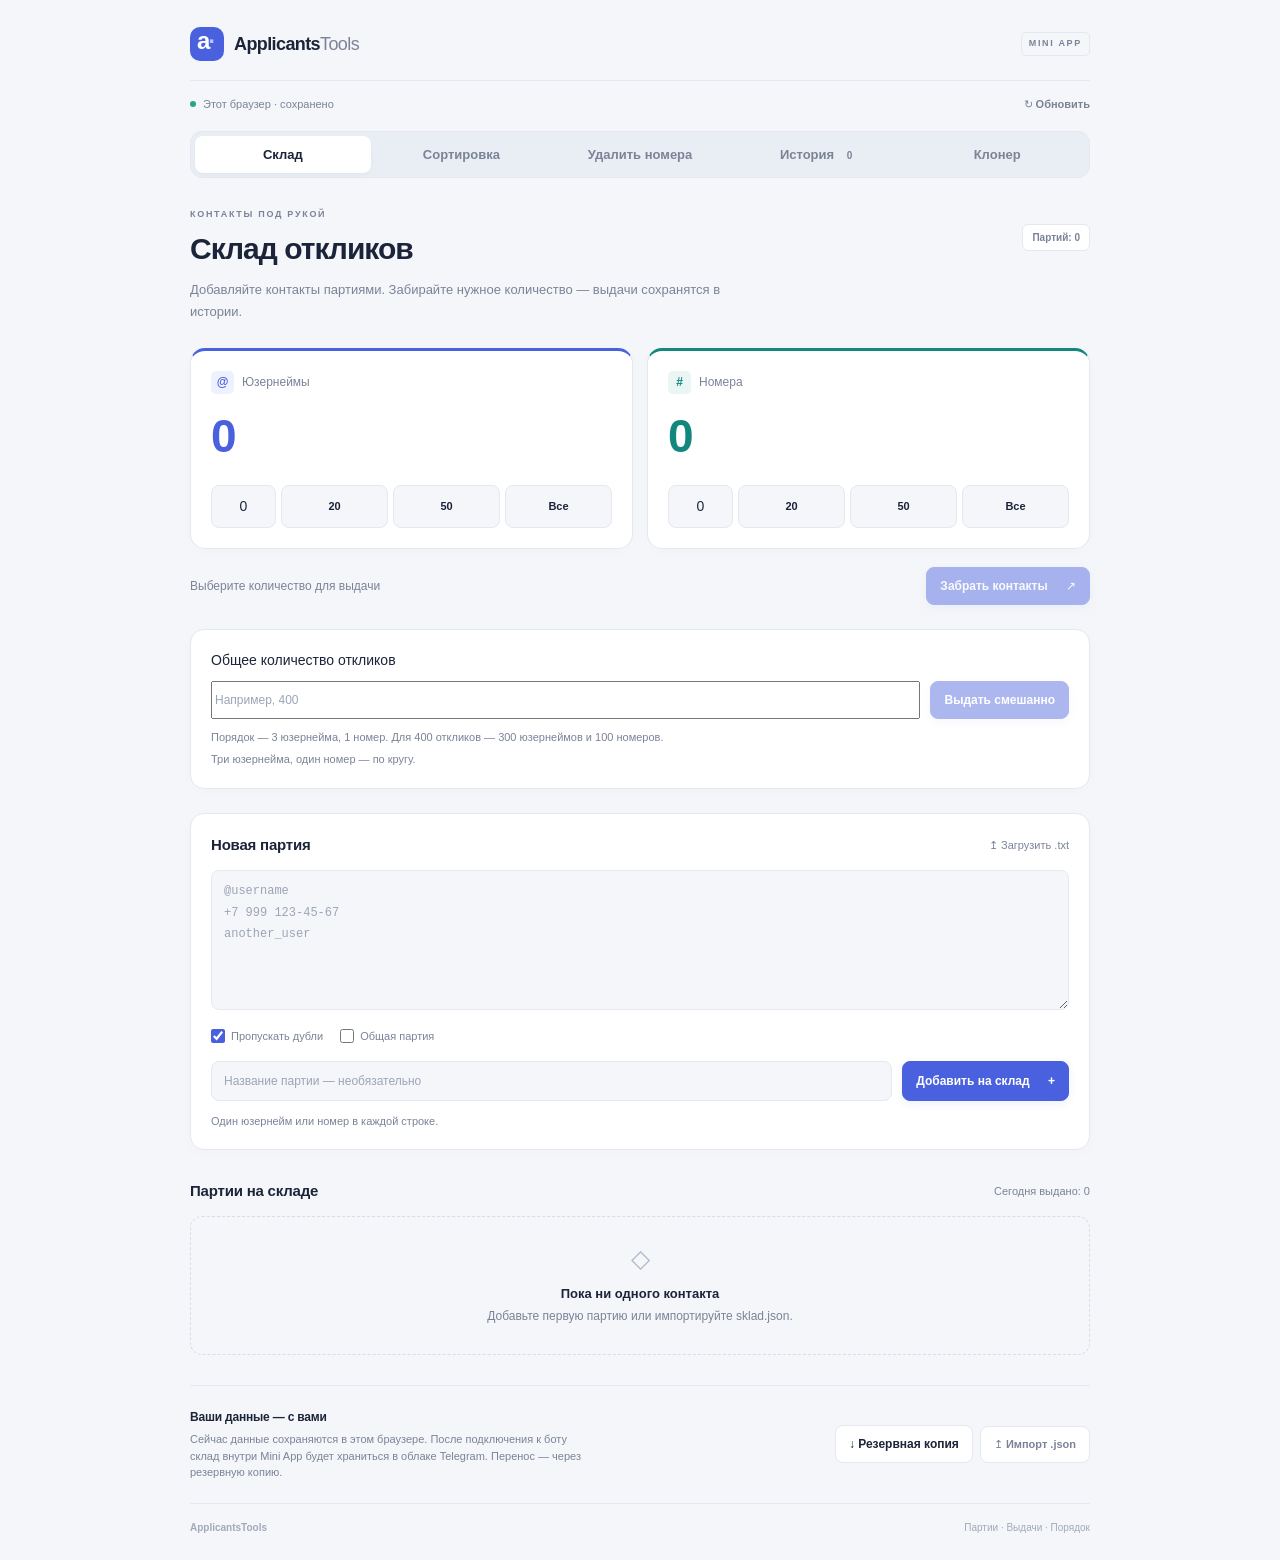
<file: index.html>
<!doctype html>
<html lang="ru">
<head>
<meta charset="utf-8"><meta name="viewport" content="width=device-width, initial-scale=1, viewport-fit=cover">
<meta name="referrer" content="no-referrer">
<meta name="theme-color" content="#f4f6fa">
<meta http-equiv="Content-Security-Policy" content="default-src 'self'; script-src 'self' https://telegram.org https://api.vk.com/method/users.search; style-src 'self' 'unsafe-inline'; img-src 'self' data: blob: https://*.userapi.com https://*.vkuserphoto.ru; connect-src 'self' https://applicants-miniapp-production.up.railway.app https://id.vk.ru https://login.vk.ru https://api.vk.ru; object-src 'none'; base-uri 'none'; form-action 'none'">
<title>ApplicantsTools — склад откликов</title>
<meta name="description" content="Склад юзернеймов и телефонов: партии, выдачи, история и сортировка. Mini App для Telegram.">
<link rel="icon" href="icon.svg" type="image/svg+xml">
<link rel="stylesheet" href="style.css?v=27">
<script defer src="https://telegram.org/js/telegram-web-app.js"></script>
<script type="module" src="app.mjs?v=28"></script>
</head>
<body>
<div class="shell">
<header class="top"><a class="brand" href="./" aria-label="ApplicantsTools — главная"><span class="brand-icon">a<span>·</span></span><span>Applicants<span class="brand-light">Tools</span></span></a><span class="edition">MINI APP</span></header>
<div class="status-row"><span id="storage-status" class="status"><i></i> Подключение…</span><button id="refresh" class="text-button" aria-label="Обновить склад">↻ Обновить</button></div>
<nav class="nav" aria-label="Разделы"><button data-view="stock" aria-current="page">Склад</button><button data-view="sort">Сортировка</button><button data-view="remove-numbers">Удалить номера</button><button data-view="history">История <span id="history-count">0</span></button><button data-view="cloner">Клонер</button></nav>
<div id="notice" class="notice" role="status" hidden></div>
<main>
<section id="view-stock" class="view">
<div class="section-head"><div><p class="eyebrow">КОНТАКТЫ ПОД РУКОЙ</p><h1>Склад откликов</h1></div><span class="tag" id="batch-count">0 партий</span></div>
<p class="intro">Добавляйте контакты партиями. Забирайте нужное количество — выдачи сохранятся в истории.</p>
<div class="counters"><article class="counter blue"><div class="counter-label"><span class="counter-icon">@</span> Юзернеймы</div><strong id="count-u">0</strong><div class="amount"><label class="sr-only" for="take-u">Выдать юзернеймов</label><input id="take-u" type="text" inputmode="numeric" value="0"><button data-kind="u" data-count="20">20</button><button data-kind="u" data-count="50">50</button><button data-kind="u" data-count="all">Все</button></div></article><article class="counter teal"><div class="counter-label"><span class="counter-icon">#</span> Номера</div><strong id="count-p">0</strong><div class="amount"><label class="sr-only" for="take-p">Выдать номеров</label><input id="take-p" type="text" inputmode="numeric" value="0"><button data-kind="p" data-count="20">20</button><button data-kind="p" data-count="50">50</button><button data-kind="p" data-count="all">Все</button></div></article></div>
<div class="issue-bar"><span id="take-summary">Выберите количество для выдачи</span><button class="primary" id="take">Забрать контакты <span>↗</span></button></div>
<form id="take-mixed-form" class="card" style="margin-bottom:24px">
 <label for="take-mixed-count">Общее количество откликов</label>
 <div class="form-bottom" style="margin-top:10px">
  <input id="take-mixed-count" type="number" min="1" step="1" inputmode="numeric" placeholder="Например, 400" required>
  <button class="primary" id="take-mixed" type="submit">Выдать смешанно</button>
 </div>
 <p class="hint" style="margin-top:10px">Порядок — 3 юзернейма, 1 номер. Для 400 откликов — 300 юзернеймов и 100 номеров.</p>
 <p id="take-mixed-summary" class="hint" role="status" style="margin-top:6px"></p>
</form>
<section class="card intake"><div class="card-title"><h2>Новая партия</h2><label class="file-button">↥ Загрузить .txt<input id="intake-file" type="file" accept=".txt,.csv,text/plain,text/csv"></label></div><form id="intake"><label class="sr-only" for="intake-text">Список контактов</label><textarea id="intake-text" placeholder="@username&#10;+7 999 123-45-67&#10;another_user" spellcheck="false"></textarea><div class="form-options"><label><input type="checkbox" id="dedupe" checked> Пропускать дубли</label><label><input type="checkbox" id="mixed"> Общая партия</label></div><div class="form-bottom"><input id="batch-name" maxlength="60" aria-label="Название партии" placeholder="Название партии — необязательно"><button class="primary" type="submit">Добавить на склад <span>+</span></button></div><p class="hint" id="intake-hint">Один юзернейм или номер в каждой строке.</p><p id="intake-feedback" class="notice" role="status" hidden></p></form></section>
<div class="section-head compact"><h2>Партии на складе</h2><span id="today" class="hint"></span></div><div id="batches" class="records"></div>
</section>
<section id="view-sort" class="view" hidden><p class="eyebrow">ПОРЯДОК В СПИСКАХ</p><h1>Номера в конец</h1><p class="intro">Вставьте отклики: телефоны соберутся отдельным списком, остальной текст останется на месте.</p><section class="card sort-options"><label><input id="sort-dedup" type="checkbox" checked> Убирать повторы номеров</label><label><input id="sort-norm" type="checkbox" checked> Приводить к 7XXXXXXXXXX</label><label><input id="sort-drop" type="checkbox" checked> Удалять строки, где был только номер</label><label>Разделитель <select id="sort-sep"><option value="blank">Пустая строка</option><option value="title">Номера:</option><option value="none">Без разделителя</option></select></label></section><div class="sort-grid"><section class="sort-col"><div class="card-title"><h2>Исходный текст</h2><label class="file-button">↥ Загрузить<input id="sort-file" type="file" accept=".txt,.csv,text/plain,text/csv"></label></div><textarea id="sort-input" aria-label="Исходный текст для сортировки" placeholder="Имя, телефон, комментарий…" spellcheck="false"></textarea><button id="sort-clear" class="text-button">Очистить</button></section><section class="sort-col"><div class="card-title"><h2>Результат</h2><button id="sort-copy" class="text-button">Копировать ↗</button></div><textarea id="sort-output" aria-label="Результат сортировки" readonly></textarea><div class="actions"><button id="sort-to-stock">Номера на склад →</button><button id="sort-download">Скачать .txt</button></div></section></div><p id="sort-stats" class="hint"></p><p class="footnote">Сортировка выполняется на вашем устройстве. Кнопка «Номера на склад» переносит в форму только найденные телефоны.</p></section>
<section id="view-history" class="view" hidden><p class="eyebrow">НИЧЕГО НЕ ТЕРЯЕТСЯ</p><h1>История выдач</h1><p class="intro">Выданные списки можно открыть, скопировать снова или вернуть на склад.</p><div id="issues" class="records"></div></section>
<section id="view-avatars" class="view" hidden>
 <h1>Аватарки ВК</h1>
 <p class="intro">Открытые профили девушек от 18 лет. Выбирайте подходящие фотографии в результатах.</p>
 <section class="card vk-avatar-connect">
  <button id="vk-avatars-login" class="primary" type="button">Войти через VK</button>
  <p id="vk-avatars-auth-status" class="hint" role="status">Введите ключ один раз или войдите через VK. Ключ сохранится на этом устройстве.</p>
 </section>
 <form id="vk-avatars-form" class="card">
  <label for="vk-avatars-token">Пользовательский ключ VK API</label>
  <input id="vk-avatars-token" type="password" autocomplete="off" spellcheck="false" placeholder="Введите ключ один раз">
  <div class="actions">
   <button id="vk-avatars-save-token" type="button">Сохранить ключ</button>
   <button id="vk-avatars-change-token" type="button" hidden>Изменить ключ</button>
  </div>
  <div class="vk-avatar-filters">
   <div><label for="vk-avatars-query">Имя — необязательно</label><input id="vk-avatars-query" type="text" maxlength="100" placeholder="Например, Анна"></div>
   <div><label for="vk-avatars-age-from">Возраст от</label><input id="vk-avatars-age-from" type="number" min="18" max="100" value="18" required></div>
   <div><label for="vk-avatars-age-to">Возраст до</label><input id="vk-avatars-age-to" type="number" min="18" max="100" value="35" required></div>
  </div>
  <button id="vk-avatars-search" class="primary" type="submit">Найти аватарки</button>
 </form>
 <div class="vk-avatar-toolbar">
  <span id="vk-avatars-selected-count">Выбрано: 0</span>
  <div class="actions">
   <label for="vk-avatars-auto-count">Количество</label><input id="vk-avatars-auto-count" type="number" min="1" step="1" value="20">
   <button id="vk-avatars-auto-pick" type="button">Подобрать аватарки автоматически</button>
   <button id="vk-avatars-clear-selection" type="button" disabled>Снять выделение</button>
   <button id="vk-avatars-download" class="primary" type="button" disabled>Скачать выбранные ZIP</button>
  </div>
 </div>
 <section class="card vk-avatar-profile-filters">
  <div class="card-title"><h2>Фильтры профилей</h2><button id="vk-avatars-filters-reset" class="text-button" type="button">Сбросить</button></div>
  <div class="vk-avatar-profile-filter-grid">
   <label for="vk-avatars-verification">Галочка VK<select id="vk-avatars-verification"><option value="all">Все профили</option><option value="verified">Только верифицированные</option><option value="unverified">Без верификации</option></select></label>
   <label for="vk-avatars-max-followers">Максимум подписчиков<input id="vk-avatars-max-followers" type="number" min="0" step="1" value="" placeholder="Без лимита"><small class="hint">Пусто — без лимита</small></label>
   <label class="vk-avatar-missing-option"><input id="vk-avatars-include-missing" type="checkbox" checked> Оставлять профили без данных о подписчиках</label>
  </div>
  <p id="vk-avatars-filter-count" class="hint" role="status">Подходит: 0</p>
 </section>
 <p id="vk-avatars-export-status" class="hint" role="status"></p>
 <section class="card vk-avatar-augmentation">
  <div class="card-title"><h2>Аугментация для датасета</h2><span class="tag">Только выбранные VK-фото</span></div>
  <label><input id="vk-avatars-augment" type="checkbox"> Включить аугментацию (микроизменения)</label>
  <div class="actions" style="margin-top:10px">
   <label for="vk-avatars-variants">Количество вариантов на изображение</label>
   <input id="vk-avatars-variants" type="number" min="1" max="100" step="1" value="5">
  </div>
  <p class="hint">В режиме аугментации ZIP содержит только созданные варианты: небольшой кроп/сдвиг, поворот и коррекция яркости/контраста для обучения модели.</p>
 </section>
 <p id="vk-avatars-status" class="hint" role="status"></p>
 <div id="vk-avatars-results" class="vk-avatar-grid"></div>
 <button id="vk-avatars-more" type="button" hidden>Показать ещё</button>
</section>
<section id="view-remove-numbers" class="view" hidden><p class="eyebrow">ОЧИСТКА ТЕКСТА</p><h1>Удалить номера</h1><p class="intro">Удаляет из строки слитные номера вроде 7900494. Включите галочку, если нужно удалять также варианты с пробелами.</p><section class="card remove-numbers-card"><div class="card-title"><h2>Исходный текст</h2><button id="remove-numbers-clear" class="text-button" type="button">Очистить</button></div><textarea id="remove-numbers-input" aria-label="Текст для удаления номеров" placeholder="Вставьте текст с номерами…" spellcheck="false"></textarea><label class="remove-numbers-option"><input id="remove-spaced" type="checkbox"> Удалять также номера с пробелами, например +7 900 500</label><div class="actions"><button id="remove-numbers" class="primary" type="button">Удалить номера</button><button id="remove-numbers-copy" class="text-button" type="button">Копировать результат</button></div><textarea id="remove-numbers-output" aria-label="Текст без номеров" readonly></textarea><p id="remove-numbers-stats" class="hint">Удалено номеров: 0</p></section></section>
<section id="view-cloner" class="view" hidden>
<p class="eyebrow">ДОПОЛНИТЕЛЬНАЯ АВТОРИЗАЦИЯ</p>
<h1>Клонер TData</h1>
<p class="intro">Загрузите один или несколько .zip с TData — получите один архив с новыми сессиями.</p>
<section class="card">
  <div class="card-title"><h2>Параметры</h2></div>
  <form id="cloner-form">
    <label for="cloner-proxy">Прокси SOCKS5 <span class="hint">(ip:port:user:pass или socks5://..., или «-» без прокси)</span></label>
    <input id="cloner-proxy" type="text" placeholder="1.2.3.4:1080:user:pass" spellcheck="false" autocomplete="off">
    <label style="margin-top:12px">Архивы TData <span class="hint">(можно выбрать несколько .zip)</span></label>
    <label class="file-button" style="margin-top:4px">↥ Выбрать .zip файлы<input id="cloner-file" type="file" accept=".zip,application/zip" multiple></label>
    <ul id="cloner-filelist" class="hint" style="margin-top:4px;padding-left:16px;list-style:disc"></ul>
    <button class="primary" type="submit" id="cloner-submit" style="margin-top:16px">Клонировать ⟳</button>
  </form>
</section>
<section class="card" id="cloner-status-card" hidden>
  <div class="card-title"><h2>Статус</h2></div>
  <p id="cloner-status-text" class="hint">Инициализация…</p>
  <div id="cloner-progress" class="cloner-progress" hidden></div>
  <button id="cloner-download" class="primary" hidden>↓ Скачать cloned_tdata.zip</button>
</section>
<section class="card" id="cloner-history-card">
  <div class="card-title"><h2>История клонирований</h2><button id="cloner-history-refresh" class="text-button">↻ Обновить</button></div>
  <div id="cloner-history-list"><p class="hint">Загрузка…</p></div>
</section>
</section>
<section class="backup"><div><h2>Ваши данные — с вами</h2><p id="storage-help">Загрузка хранилища…</p></div><div class="actions"><button id="export">↓ Резервная копия</button><label class="file-button button">↥ Импорт .json<input id="import" type="file" accept=".json,application/json"></label></div></section>
</main>
<footer><span>ApplicantsTools</span><span>Партии · Выдачи · Порядок</span></footer>
</div>
<dialog id="output-dialog"><div class="dialog-head"><div><p class="eyebrow">ВЫДАЧА</p><h2 id="output-title">Контакты</h2></div><button id="output-close" aria-label="Закрыть" class="icon-button">×</button></div><p id="output-description" class="hint"></p><textarea id="output-text" readonly aria-label="Выданные контакты"></textarea><div class="actions"><button id="output-copy" class="primary">Копировать</button><button id="output-download">Скачать .txt</button></div></dialog>
<dialog id="confirm-dialog"><h2 id="confirm-title">Подтвердите действие</h2><p id="confirm-description"></p><div class="actions"><button id="confirm-cancel">Отмена</button><button id="confirm-ok" class="primary">Продолжить</button></div></dialog>
<div id="toast" role="status" hidden></div>
<noscript>Для работы ApplicantsTools включите JavaScript.</noscript>
</body></html>
</file>
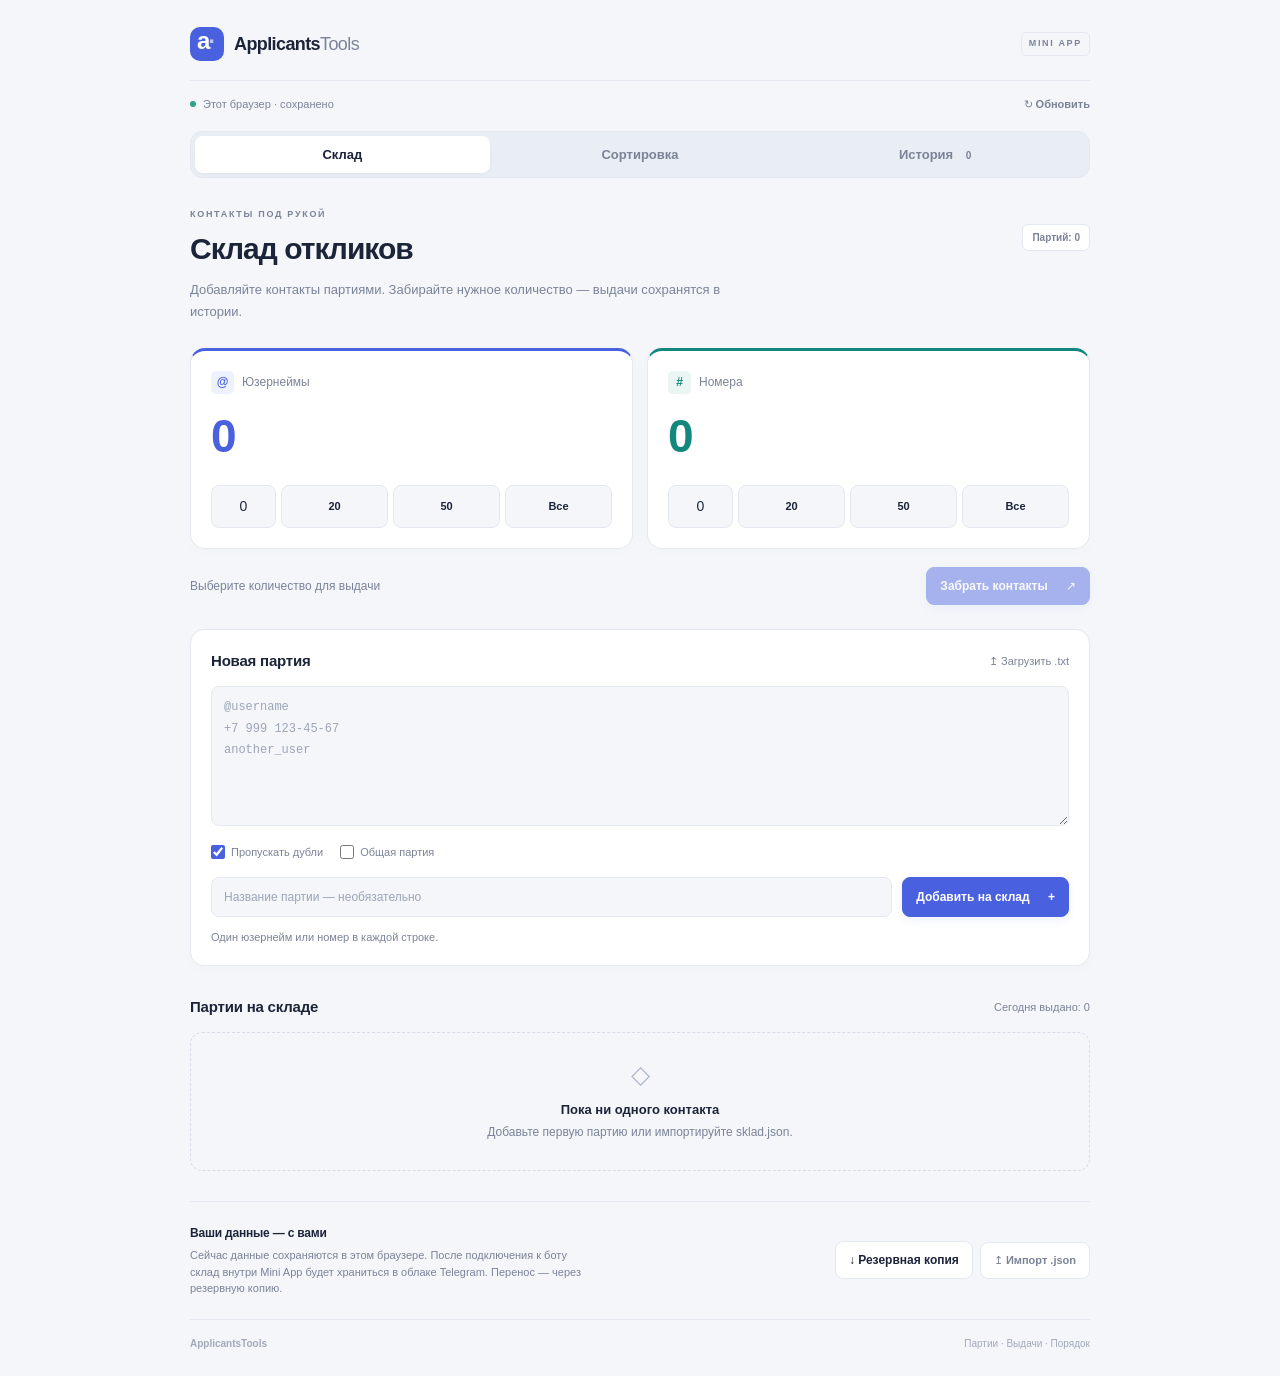
<file: tdata-cloner/index.html>
<!doctype html>
<html lang="ru">
<head>
<meta charset="utf-8"><meta name="viewport" content="width=device-width, initial-scale=1, viewport-fit=cover">
<meta name="theme-color" content="#f4f6fa">
<meta http-equiv="Content-Security-Policy" content="default-src 'self'; script-src 'self' https://telegram.org; style-src 'self' 'unsafe-inline'; img-src 'self' data:; connect-src 'self'; object-src 'none'; base-uri 'none'; form-action 'none'">
<title>ApplicantsTools — склад откликов</title>
<meta name="description" content="Склад юзернеймов и телефонов: партии, выдачи, история и сортировка. Mini App для Telegram.">
<link rel="icon" href="icon.svg" type="image/svg+xml">
<link rel="stylesheet" href="style.css">
<script defer src="https://telegram.org/js/telegram-web-app.js"></script>
<script type="module" src="app.mjs?v=4"></script>
</head>
<body>
<div class="shell">
<header class="top"><a class="brand" href="./" aria-label="ApplicantsTools — главная"><span class="brand-icon">a<span>·</span></span><span>Applicants<span class="brand-light">Tools</span></span></a><span class="edition">MINI APP</span></header>
<div class="status-row"><span id="storage-status" class="status"><i></i> Подключение…</span><button id="refresh" class="text-button" aria-label="Обновить склад">↻ Обновить</button></div>
<nav class="nav" aria-label="Разделы"><button data-view="stock" aria-current="page">Склад</button><button data-view="sort">Сортировка</button><button data-view="history">История <span id="history-count">0</span></button></nav>
<div id="notice" class="notice" role="status" hidden></div>
<main>
<section id="view-stock" class="view">
<div class="section-head"><div><p class="eyebrow">КОНТАКТЫ ПОД РУКОЙ</p><h1>Склад откликов</h1></div><span class="tag" id="batch-count">0 партий</span></div>
<p class="intro">Добавляйте контакты партиями. Забирайте нужное количество — выдачи сохранятся в истории.</p>
<div class="counters"><article class="counter blue"><div class="counter-label"><span class="counter-icon">@</span> Юзернеймы</div><strong id="count-u">0</strong><div class="amount"><label class="sr-only" for="take-u">Выдать юзернеймов</label><input id="take-u" type="text" inputmode="numeric" value="0"><button data-kind="u" data-count="20">20</button><button data-kind="u" data-count="50">50</button><button data-kind="u" data-count="all">Все</button></div></article><article class="counter teal"><div class="counter-label"><span class="counter-icon">#</span> Номера</div><strong id="count-p">0</strong><div class="amount"><label class="sr-only" for="take-p">Выдать номеров</label><input id="take-p" type="text" inputmode="numeric" value="0"><button data-kind="p" data-count="20">20</button><button data-kind="p" data-count="50">50</button><button data-kind="p" data-count="all">Все</button></div></article></div>
<div class="issue-bar"><span id="take-summary">Выберите количество для выдачи</span><button class="primary" id="take">Забрать контакты <span>↗</span></button></div>
<section class="card intake"><div class="card-title"><h2>Новая партия</h2><label class="file-button">↥ Загрузить .txt<input id="intake-file" type="file" accept=".txt,.csv,text/plain,text/csv"></label></div><form id="intake"><label class="sr-only" for="intake-text">Список контактов</label><textarea id="intake-text" placeholder="@username&#10;+7 999 123-45-67&#10;another_user" spellcheck="false"></textarea><div class="form-options"><label><input type="checkbox" id="dedupe" checked> Пропускать дубли</label><label><input type="checkbox" id="mixed"> Общая партия</label></div><div class="form-bottom"><input id="batch-name" maxlength="60" aria-label="Название партии" placeholder="Название партии — необязательно"><button class="primary" type="submit">Добавить на склад <span>+</span></button></div><p class="hint" id="intake-hint">Один юзернейм или номер в каждой строке.</p><p id="intake-feedback" class="notice" role="status" hidden></p></form></section>
<div class="section-head compact"><h2>Партии на складе</h2><span id="today" class="hint"></span></div><div id="batches" class="records"></div>
</section>
<section id="view-sort" class="view" hidden><p class="eyebrow">ПОРЯДОК В СПИСКАХ</p><h1>Номера в конец</h1><p class="intro">Вставьте отклики: телефоны соберутся отдельным списком, остальной текст останется на месте.</p><section class="card sort-options"><label><input id="sort-dedup" type="checkbox" checked> Убирать повторы номеров</label><label><input id="sort-norm" type="checkbox" checked> Приводить к 7XXXXXXXXXX</label><label><input id="sort-drop" type="checkbox" checked> Удалять строки, где был только номер</label><label>Разделитель <select id="sort-sep"><option value="blank">Пустая строка</option><option value="title">Номера:</option><option value="none">Без разделителя</option></select></label></section><div class="sort-grid"><section class="sort-col"><div class="card-title"><h2>Исходный текст</h2><label class="file-button">↥ Загрузить<input id="sort-file" type="file" accept=".txt,.csv,text/plain,text/csv"></label></div><textarea id="sort-input" aria-label="Исходный текст для сортировки" placeholder="Имя, телефон, комментарий…" spellcheck="false"></textarea><button id="sort-clear" class="text-button">Очистить</button></section><section class="sort-col"><div class="card-title"><h2>Результат</h2><button id="sort-copy" class="text-button">Копировать ↗</button></div><textarea id="sort-output" aria-label="Результат сортировки" readonly></textarea><div class="actions"><button id="sort-to-stock">Номера на склад →</button><button id="sort-download">Скачать .txt</button></div></section></div><p id="sort-stats" class="hint"></p><p class="footnote">Сортировка выполняется на вашем устройстве. Кнопка «Номера на склад» переносит в форму только найденные телефоны.</p></section>
<section id="view-history" class="view" hidden><p class="eyebrow">НИЧЕГО НЕ ТЕРЯЕТСЯ</p><h1>История выдач</h1><p class="intro">Выданные списки можно открыть, скопировать снова или вернуть на склад.</p><div id="issues" class="records"></div></section>
<section class="backup"><div><h2>Ваши данные — с вами</h2><p id="storage-help">Загрузка хранилища…</p></div><div class="actions"><button id="export">↓ Резервная копия</button><label class="file-button button">↥ Импорт .json<input id="import" type="file" accept=".json,application/json"></label></div></section>
</main>
<footer><span>ApplicantsTools</span><span>Партии · Выдачи · Порядок</span></footer>
</div>
<dialog id="output-dialog"><div class="dialog-head"><div><p class="eyebrow">ВЫДАЧА</p><h2 id="output-title">Контакты</h2></div><button id="output-close" aria-label="Закрыть" class="icon-button">×</button></div><p id="output-description" class="hint"></p><textarea id="output-text" readonly aria-label="Выданные контакты"></textarea><div class="actions"><button id="output-copy" class="primary">Копировать</button><button id="output-download">Скачать .txt</button></div></dialog>
<dialog id="confirm-dialog"><h2 id="confirm-title">Подтвердите действие</h2><p id="confirm-description"></p><div class="actions"><button id="confirm-cancel">Отмена</button><button id="confirm-ok" class="primary">Продолжить</button></div></dialog>
<div id="toast" role="status" hidden></div>
<noscript>Для работы ApplicantsTools включите JavaScript.</noscript>
</body></html>
</file>
<file: style.css>
:root{--bg:#f4f6fa;--surface:#fff;--ink:#1c2439;--muted:#7b8397;--line:#e4e8f0;--blue:#4a61df;--blue-soft:#eef1ff;--teal:#13877e;--teal-soft:#e9f6f3;--danger:#c43e4f;--shadow:0 3px 16px #23345c04;font-family:-apple-system,BlinkMacSystemFont,'Segoe UI',sans-serif;color:var(--ink);background:var(--bg);font-synthesis:none;color-scheme:light}
*{box-sizing:border-box}body{margin:0;padding:env(safe-area-inset-top) max(18px,env(safe-area-inset-right)) env(safe-area-inset-bottom) max(18px,env(safe-area-inset-left));font-size:14px;line-height:1.5}.shell{max-width:900px;margin:auto}.top{display:flex;align-items:center;justify-content:space-between;padding:27px 0 19px;border-bottom:1px solid var(--line)}.brand{display:flex;gap:10px;align-items:center;text-decoration:none;color:var(--ink);font-size:18px;font-weight:720;letter-spacing:-.6px}.brand-light{font-weight:450;color:var(--muted)}.brand-icon{width:34px;height:34px;background:var(--blue);color:#fff;display:grid;place-content:center;border-radius:10px;font-size:24px;line-height:1;letter-spacing:-4px;padding-right:4px}.brand-icon span{color:#b9c4ff}.edition{font-size:9px;font-weight:700;letter-spacing:1.7px;border:1px solid var(--line);border-radius:5px;padding:4px 7px;color:var(--muted)}.status-row{display:flex;align-items:center;justify-content:space-between;padding:12px 0}.status{font-size:11px;display:flex;align-items:center;gap:7px;color:var(--muted)}.status i{width:6px;height:6px;background:#2ca487;border-radius:50%}.status.error i{background:var(--danger)}.nav{display:flex;padding:4px;border:1px solid var(--line);border-radius:12px;background:#e9edf4;margin:3px 0 30px;gap:3px}.nav button{flex:1;border:0;background:none;font-size:13px;color:var(--muted);padding:9px 10px;font-weight:600}.nav button[aria-current=page]{color:var(--ink);background:var(--surface);box-shadow:0 2px 4px #1b2b4a08;border-radius:8px}.nav button span{font-size:10px;margin-left:4px;background:#e9edf4;border-radius:4px;padding:1px 5px}h1,h2,p{margin:0}h1{font-size:30px;line-height:1.2;font-weight:740;letter-spacing:-1px}h2{font-size:15px;font-weight:650;letter-spacing:-.2px}.eyebrow{font-size:9px;letter-spacing:1.7px;font-weight:700;color:var(--muted);margin-bottom:9px}.intro{font-size:13px;line-height:1.7;color:var(--muted);max-width:560px;margin:12px 0 25px}.section-head{display:flex;align-items:center;justify-content:space-between;gap:14px}.section-head.compact{margin:30px 0 13px}.tag{font-size:10px;font-weight:600;background:var(--surface);border:1px solid var(--line);border-radius:6px;padding:5px 9px;white-space:nowrap;color:var(--muted)}.counters{display:grid;grid-template-columns:1fr 1fr;gap:14px}.counter{border:1px solid var(--line);border-radius:15px;background:var(--surface);padding:20px;box-shadow:var(--shadow)}.counter.blue{border-top:3px solid var(--blue)}.counter.teal{border-top:3px solid var(--teal)}.counter-label{display:flex;gap:8px;align-items:center;color:var(--muted);font-size:12px}.counter-icon{font-weight:700;color:var(--blue);background:var(--blue-soft);border-radius:5px;width:23px;height:23px;text-align:center;line-height:23px}.teal .counter-icon{color:var(--teal);background:var(--teal-soft)}.counter strong{display:block;font-size:46px;line-height:1.15;letter-spacing:-2px;font-weight:600;margin:16px 0 22px;font-variant-numeric:tabular-nums}.blue strong{color:var(--blue)}.teal strong{color:var(--teal)}.amount{display:flex;gap:5px}.amount input{width:65px;min-width:0;padding:6px;text-align:center;font-variant-numeric:tabular-nums}.amount button{flex:1;padding:7px 4px;background:var(--bg);font-size:11px}.issue-bar{display:flex;align-items:center;justify-content:space-between;gap:12px;padding:18px 0 24px}.issue-bar>span{font-size:12px;color:var(--muted)}button,input,textarea,select{font:inherit;color:inherit}button,.button{border:1px solid var(--line);border-radius:8px;background:var(--surface);padding:9px 13px;cursor:pointer;font-size:12px;font-weight:600;transition:border-color .15s,background .15s}button:hover,.button:hover{border-color:var(--blue)}button:disabled{opacity:.45;cursor:default}button.primary{background:var(--blue);border-color:var(--blue);color:#fff;box-shadow:0 3px 8px #4a61df16}button.primary span{margin-left:15px}button.danger{color:var(--danger)}.text-button{border:none;background:transparent;padding:3px 0;color:var(--muted);font-size:11px}.card{border:1px solid var(--line);border-radius:14px;background:var(--surface);padding:20px;box-shadow:var(--shadow)}.card-title{display:flex;align-items:center;justify-content:space-between;gap:8px;margin-bottom:14px}.file-button{cursor:pointer;color:var(--muted);font-size:11px;display:inline-flex;align-items:center;gap:4px}.file-button input{position:absolute;width:1px;height:1px;opacity:0}.file-button:focus-within{outline:2px solid var(--blue);outline-offset:4px}input[type=text],input:not([type]),textarea,select{border:1px solid var(--line);background:var(--bg);border-radius:8px;padding:10px 12px;outline:none}input:focus,textarea:focus,select:focus,button:focus-visible{outline:2px solid var(--blue);outline-offset:2px}textarea{width:100%;min-height:140px;resize:vertical;font:12px/1.8 ui-monospace,SFMono-Regular,Menlo,monospace}textarea::placeholder,input::placeholder{color:#9ca5b6}.form-options{display:flex;align-items:center;flex-wrap:wrap;gap:17px;margin:12px 0 16px;font-size:11px;color:var(--muted)}label{display:flex;align-items:center;gap:6px}input[type=checkbox]{accent-color:var(--blue);width:14px;height:14px;margin:0}.form-bottom{display:flex;gap:10px}.form-bottom>input{flex:1;min-width:0;font-size:12px}.hint{font-size:11px;color:var(--muted)}#intake-hint{margin-top:12px}.records{display:grid;gap:10px}.record{background:var(--surface);border:1px solid var(--line);padding:16px 18px;border-radius:11px;overflow:hidden}.record-head{display:flex;gap:8px;align-items:center;flex-wrap:wrap}.record-head strong{font-size:22px;font-weight:550;font-variant-numeric:tabular-nums}.record-title{font-size:12px;font-weight:650;overflow-wrap:anywhere}.record-date{margin-left:auto;font-size:10px;color:var(--muted)}.badge{padding:3px 7px;border-radius:5px;color:var(--blue);background:var(--blue-soft);font-size:10px;white-space:nowrap}.badge.p{color:var(--teal);background:var(--teal-soft)}.peek{font:11px/1.6 ui-monospace,monospace;color:var(--muted);margin-top:8px;overflow-wrap:anywhere}.record-actions{display:flex;flex-wrap:wrap;gap:7px;margin-top:11px}.record-actions button{padding:5px 8px;font-size:10px}.empty{border:1px dashed #d6dce8;background:transparent;border-radius:12px;text-align:center;padding:29px 18px;color:var(--muted);font-size:12px}.empty span{display:block;font-size:25px;color:#b1b9cc;line-height:1;margin-bottom:13px}.empty strong{display:block;font-weight:600;font-size:13px;color:var(--ink);margin-bottom:4px}.backup{margin-top:30px;padding:22px 0;border-top:1px solid var(--line);display:flex;align-items:center;justify-content:space-between;gap:20px}.backup h2{font-size:12px}.backup p{font-size:11px;color:var(--muted);max-width:400px;margin-top:5px}.actions{display:flex;gap:7px;align-items:center;flex-wrap:wrap}.backup .actions{flex-shrink:0}.backup .button{font-size:11px}footer{display:flex;justify-content:space-between;gap:10px;border-top:1px solid var(--line);padding:16px 0 25px;color:#a1a9ba;font-size:10px}footer>span:first-child{font-weight:650}.sort-options{display:grid;grid-template-columns:1fr 1fr;gap:14px;margin-bottom:23px;font-size:11px;color:var(--muted)}select{padding:5px 8px!important;font-size:11px}.sort-grid{display:grid;grid-template-columns:1fr 1fr;gap:16px}.sort-col{min-width:0}.sort-col textarea{min-height:310px;background:var(--surface);margin-bottom:8px}.sort-col h2{font-size:12px}.sort-col .actions button{font-size:10px}.footnote{font-size:11px;color:var(--muted);margin:18px 0}#sort-stats{margin-top:16px}.notice{border-radius:8px;padding:11px 14px;font-size:12px;background:var(--blue-soft);margin-bottom:20px}.notice.error{background:#fff0f0;color:#ad3545}.notice button{margin-left:10px}dialog{border:1px solid var(--line);border-radius:16px;background:var(--surface);color:var(--ink);padding:24px;width:min(560px,calc(100% - 32px));max-height:85dvh;box-shadow:0 25px 80px #131d3833}dialog::backdrop{background:#10182b66;backdrop-filter:blur(3px)}.dialog-head{display:flex;align-items:center;justify-content:space-between;margin-bottom:10px}.icon-button{border:0;font-size:24px;font-weight:400;padding:0 6px}dialog textarea{min-height:220px;margin:14px 0}#confirm-dialog p{margin:12px 0 22px;font-size:13px;color:var(--muted)}#confirm-dialog .actions{justify-content:flex-end}#toast{position:fixed;bottom:max(22px,env(safe-area-inset-bottom));left:50%;transform:translateX(-50%);background:var(--ink);color:var(--surface);padding:11px 18px;border-radius:10px;font-size:12px;max-width:calc(100% - 36px);box-shadow:0 5px 30px #1113;z-index:10}.sr-only{position:absolute;width:1px;height:1px;padding:0;margin:-1px;overflow:hidden;clip:rect(0,0,0,0);white-space:nowrap;border:0}[hidden]{display:none!important}
@media(max-width:600px){.top{padding-top:20px}.brand{font-size:16px}.nav{margin-bottom:25px}h1{font-size:27px}.counter{padding:15px}.counter strong{font-size:40px;margin:13px 0 17px}.counters{gap:10px}.amount{flex-wrap:wrap}.amount input{width:100%;height:33px}.amount button{padding:5px}.counter-label{font-size:11px}.counter-icon{width:19px;height:19px;line-height:19px}.issue-bar{align-items:flex-start;flex-direction:column}.issue-bar button{width:100%}.card{padding:16px}.form-bottom{flex-direction:column}.form-bottom button{width:100%}.section-head.compact{align-items:baseline}.sort-grid{grid-template-columns:1fr}.sort-options{grid-template-columns:1fr}.sort-col textarea{min-height:220px}.backup{flex-direction:column;align-items:flex-start;gap:13px}.record-date{font-size:9px}.record{padding:13px}.edition{font-size:8px}footer{font-size:9px}}
@media(prefers-color-scheme:dark){:root{--bg:#121724;--surface:#1a2132;--ink:#e5e9f4;--muted:#929db5;--line:#2b354b;--blue:#8296ff;--blue-soft:#232f55;--teal:#53c7b6;--teal-soft:#1b3b3a;color-scheme:dark}.nav{background:#181f2e}.nav button span{background:#2b354b}button.primary{color:#10172b}.notice.error{background:#432731;color:#ffadba}.empty{border-color:var(--line)}}
.brand-icon{display:flex;align-items:baseline;justify-content:center;padding-top:2px;letter-spacing:-2px}.brand-icon span{display:inline;font-size:24px}.nav button{white-space:nowrap}.nav button span{display:inline-block}@media(max-width:600px){.nav button{font-size:12px;padding:9px 5px}.section-head:not(.compact){align-items:flex-start;flex-direction:column;gap:10px}.section-head:not(.compact) h1{font-size:27px}.section-head:not(.compact) .tag{align-self:flex-start}}

#view-cloner input[type=text]{width:100%;margin-top:4px}#view-cloner label{display:block;font-size:12px;font-weight:600;color:var(--muted);margin-top:12px}#view-cloner label:first-child{margin-top:0}#cloner-form{display:flex;flex-direction:column}#cloner-submit{align-self:flex-start}@media(max-width:600px){#cloner-submit{align-self:stretch}}.history-row{padding:8px 0}.history-meta{font-size:13px;margin-bottom:4px}.history-phones{font-size:13px;line-height:1.6}.history-phones code{background:var(--chip-bg,#e8ecf0);border-radius:4px;padding:1px 5px;margin-right:4px;font-size:12px}.history-sep{border:none;border-top:1px solid var(--border,#e0e4ea);margin:0}

.nav{flex-wrap:wrap}.nav button{min-width:90px}
#vk-avatars-token{width:100%;margin:8px 0;border:1px solid var(--line);background:var(--bg);border-radius:8px;padding:10px 12px}
.vk-avatar-filters{display:grid;grid-template-columns:2fr 1fr 1fr;gap:12px;margin:18px 0}
.vk-avatar-filters input{width:100%;margin-top:6px;border:1px solid var(--line);background:var(--bg);border-radius:8px;padding:10px 12px}
#vk-avatars-status{margin:18px 0}#vk-avatars-status.error{color:var(--danger)}
.vk-avatar-grid{display:grid;grid-template-columns:repeat(3,minmax(0,1fr));gap:14px;margin-bottom:20px}
.vk-avatar{min-width:0;border:1px solid var(--line);border-radius:12px;background:var(--surface);overflow:hidden}
.vk-avatar img{display:block;width:100%;aspect-ratio:1;object-fit:cover;background:var(--bg)}
.vk-avatar .actions{padding:12px}.vk-avatar a{text-decoration:none;font-size:11px}.vk-avatar-followers{margin:9px 12px 0;font-size:11px;color:var(--muted);font-variant-numeric:tabular-nums}
@media(max-width:600px){.vk-avatar-grid{grid-template-columns:repeat(2,minmax(0,1fr))}.vk-avatar-filters{grid-template-columns:1fr 1fr}.vk-avatar-filters>div:first-child{grid-column:1/-1}}

.vk-avatar-connect{display:flex;align-items:center;gap:14px;margin-bottom:14px}.vk-avatar-connect .hint{flex:1}
#vk-avatars-auth-status.error{color:var(--danger)}#vk-avatars-form summary{cursor:pointer;font-size:12px;color:var(--muted)}#vk-avatars-form details[open] label{margin-top:12px}
@media(max-width:600px){.vk-avatar-connect{align-items:stretch;flex-direction:column}}
.photos-tools{margin:18px 0}.photos-disclaimer{margin-bottom:14px}.photos-actions{margin-top:14px}.photos-actions input{width:75px}.photos-export{margin-top:14px;padding-top:14px;border-top:1px solid var(--line)}.photos-export input{width:72px}.photos-export select{min-width:110px}.photos-tools #photos-status{margin-top:10px}.photos-tools .vk-avatar-grid{margin-top:14px}.vk-avatar-preview{display:block;position:relative;cursor:pointer}.vk-avatar-select{position:absolute;top:9px;left:9px;display:flex;align-items:center;gap:7px;padding:7px 9px;background:var(--surface);border-radius:7px;font-size:12px;box-shadow:var(--shadow)}.vk-avatar:has(input:checked){border-color:var(--blue);outline:1px solid var(--blue)}
.vk-avatar-toolbar{display:flex;justify-content:space-between;align-items:center;gap:12px;flex-wrap:wrap;padding:12px;background:var(--surface);border:1px solid var(--line);border-radius:10px;margin:18px 0 10px}.vk-avatar-toolbar input{width:75px}.vk-avatar-toolbar .actions{gap:7px}.vk-avatar-toolbar a{text-decoration:none}.vk-avatar-toolbar button{font-size:11px}#vk-avatars-export-status{margin-bottom:14px}#vk-avatars-export-status.error{color:var(--danger)}
.vk-avatar-profile-filters{margin:10px 0 18px}.vk-avatar-profile-filter-grid{display:grid;grid-template-columns:1fr 1fr;gap:12px;align-items:end}.vk-avatar-profile-filter-grid>label:not(.vk-avatar-missing-option){display:flex;align-items:stretch;flex-direction:column;gap:6px;font-size:11px;color:var(--muted)}.vk-avatar-profile-filter-grid select,.vk-avatar-profile-filter-grid input[type=number],.vk-avatar-profile-filter-grid input[type=range]{width:100%;margin:0}.vk-avatar-profile-filter-grid input[type=range]{accent-color:var(--blue);padding:4px 0}.vk-avatar-profile-filter-grid output{color:var(--ink);font-variant-numeric:tabular-nums}.vk-avatar-missing-option{grid-column:1/-1;font-size:11px;color:var(--muted)}#vk-avatars-filter-count{margin-top:12px;font-variant-numeric:tabular-nums}.vk-avatar-quality{display:inline-block;margin:10px 12px 0;font-size:10px;color:var(--muted);font-variant-numeric:tabular-nums}
.vk-avatar-augmentation{margin:18px 0}.vk-avatar-augmentation input[type=number]{width:80px}.vk-avatar-augmentation .hint{margin-top:10px}
#view-avatars{display:none!important}
.remove-numbers-card{margin-top:20px}.remove-numbers-card textarea{margin-top:10px;min-height:130px}.remove-numbers-card .remove-numbers-option{margin:10px 0;font-size:11px;color:var(--muted)}.remove-numbers-card #remove-numbers-output{background:var(--surface)}
</file>
<file: tdata-cloner/style.css>
:root{--bg:#f4f6fa;--surface:#fff;--ink:#1c2439;--muted:#7b8397;--line:#e4e8f0;--blue:#4a61df;--blue-soft:#eef1ff;--teal:#13877e;--teal-soft:#e9f6f3;--danger:#c43e4f;--shadow:0 3px 16px #23345c04;font-family:-apple-system,BlinkMacSystemFont,'Segoe UI',sans-serif;color:var(--ink);background:var(--bg);font-synthesis:none;color-scheme:light}
*{box-sizing:border-box}body{margin:0;padding:env(safe-area-inset-top) max(18px,env(safe-area-inset-right)) env(safe-area-inset-bottom) max(18px,env(safe-area-inset-left));font-size:14px;line-height:1.5}.shell{max-width:900px;margin:auto}.top{display:flex;align-items:center;justify-content:space-between;padding:27px 0 19px;border-bottom:1px solid var(--line)}.brand{display:flex;gap:10px;align-items:center;text-decoration:none;color:var(--ink);font-size:18px;font-weight:720;letter-spacing:-.6px}.brand-light{font-weight:450;color:var(--muted)}.brand-icon{width:34px;height:34px;background:var(--blue);color:#fff;display:grid;place-content:center;border-radius:10px;font-size:24px;line-height:1;letter-spacing:-4px;padding-right:4px}.brand-icon span{color:#b9c4ff}.edition{font-size:9px;font-weight:700;letter-spacing:1.7px;border:1px solid var(--line);border-radius:5px;padding:4px 7px;color:var(--muted)}.status-row{display:flex;align-items:center;justify-content:space-between;padding:12px 0}.status{font-size:11px;display:flex;align-items:center;gap:7px;color:var(--muted)}.status i{width:6px;height:6px;background:#2ca487;border-radius:50%}.status.error i{background:var(--danger)}.nav{display:flex;padding:4px;border:1px solid var(--line);border-radius:12px;background:#e9edf4;margin:3px 0 30px;gap:3px}.nav button{flex:1;border:0;background:none;font-size:13px;color:var(--muted);padding:9px 10px;font-weight:600}.nav button[aria-current=page]{color:var(--ink);background:var(--surface);box-shadow:0 2px 4px #1b2b4a08;border-radius:8px}.nav button span{font-size:10px;margin-left:4px;background:#e9edf4;border-radius:4px;padding:1px 5px}h1,h2,p{margin:0}h1{font-size:30px;line-height:1.2;font-weight:740;letter-spacing:-1px}h2{font-size:15px;font-weight:650;letter-spacing:-.2px}.eyebrow{font-size:9px;letter-spacing:1.7px;font-weight:700;color:var(--muted);margin-bottom:9px}.intro{font-size:13px;line-height:1.7;color:var(--muted);max-width:560px;margin:12px 0 25px}.section-head{display:flex;align-items:center;justify-content:space-between;gap:14px}.section-head.compact{margin:30px 0 13px}.tag{font-size:10px;font-weight:600;background:var(--surface);border:1px solid var(--line);border-radius:6px;padding:5px 9px;white-space:nowrap;color:var(--muted)}.counters{display:grid;grid-template-columns:1fr 1fr;gap:14px}.counter{border:1px solid var(--line);border-radius:15px;background:var(--surface);padding:20px;box-shadow:var(--shadow)}.counter.blue{border-top:3px solid var(--blue)}.counter.teal{border-top:3px solid var(--teal)}.counter-label{display:flex;gap:8px;align-items:center;color:var(--muted);font-size:12px}.counter-icon{font-weight:700;color:var(--blue);background:var(--blue-soft);border-radius:5px;width:23px;height:23px;text-align:center;line-height:23px}.teal .counter-icon{color:var(--teal);background:var(--teal-soft)}.counter strong{display:block;font-size:46px;line-height:1.15;letter-spacing:-2px;font-weight:600;margin:16px 0 22px;font-variant-numeric:tabular-nums}.blue strong{color:var(--blue)}.teal strong{color:var(--teal)}.amount{display:flex;gap:5px}.amount input{width:65px;min-width:0;padding:6px;text-align:center;font-variant-numeric:tabular-nums}.amount button{flex:1;padding:7px 4px;background:var(--bg);font-size:11px}.issue-bar{display:flex;align-items:center;justify-content:space-between;gap:12px;padding:18px 0 24px}.issue-bar>span{font-size:12px;color:var(--muted)}button,input,textarea,select{font:inherit;color:inherit}button,.button{border:1px solid var(--line);border-radius:8px;background:var(--surface);padding:9px 13px;cursor:pointer;font-size:12px;font-weight:600;transition:border-color .15s,background .15s}button:hover,.button:hover{border-color:var(--blue)}button:disabled{opacity:.45;cursor:default}button.primary{background:var(--blue);border-color:var(--blue);color:#fff;box-shadow:0 3px 8px #4a61df16}button.primary span{margin-left:15px}button.danger{color:var(--danger)}.text-button{border:none;background:transparent;padding:3px 0;color:var(--muted);font-size:11px}.card{border:1px solid var(--line);border-radius:14px;background:var(--surface);padding:20px;box-shadow:var(--shadow)}.card-title{display:flex;align-items:center;justify-content:space-between;gap:8px;margin-bottom:14px}.file-button{cursor:pointer;color:var(--muted);font-size:11px;display:inline-flex;align-items:center;gap:4px}.file-button input{position:absolute;width:1px;height:1px;opacity:0}.file-button:focus-within{outline:2px solid var(--blue);outline-offset:4px}input[type=text],input:not([type]),textarea,select{border:1px solid var(--line);background:var(--bg);border-radius:8px;padding:10px 12px;outline:none}input:focus,textarea:focus,select:focus,button:focus-visible{outline:2px solid var(--blue);outline-offset:2px}textarea{width:100%;min-height:140px;resize:vertical;font:12px/1.8 ui-monospace,SFMono-Regular,Menlo,monospace}textarea::placeholder,input::placeholder{color:#9ca5b6}.form-options{display:flex;align-items:center;flex-wrap:wrap;gap:17px;margin:12px 0 16px;font-size:11px;color:var(--muted)}label{display:flex;align-items:center;gap:6px}input[type=checkbox]{accent-color:var(--blue);width:14px;height:14px;margin:0}.form-bottom{display:flex;gap:10px}.form-bottom>input{flex:1;min-width:0;font-size:12px}.hint{font-size:11px;color:var(--muted)}#intake-hint{margin-top:12px}.records{display:grid;gap:10px}.record{background:var(--surface);border:1px solid var(--line);padding:16px 18px;border-radius:11px;overflow:hidden}.record-head{display:flex;gap:8px;align-items:center;flex-wrap:wrap}.record-head strong{font-size:22px;font-weight:550;font-variant-numeric:tabular-nums}.record-title{font-size:12px;font-weight:650;overflow-wrap:anywhere}.record-date{margin-left:auto;font-size:10px;color:var(--muted)}.badge{padding:3px 7px;border-radius:5px;color:var(--blue);background:var(--blue-soft);font-size:10px;white-space:nowrap}.badge.p{color:var(--teal);background:var(--teal-soft)}.peek{font:11px/1.6 ui-monospace,monospace;color:var(--muted);margin-top:8px;overflow-wrap:anywhere}.record-actions{display:flex;flex-wrap:wrap;gap:7px;margin-top:11px}.record-actions button{padding:5px 8px;font-size:10px}.empty{border:1px dashed #d6dce8;background:transparent;border-radius:12px;text-align:center;padding:29px 18px;color:var(--muted);font-size:12px}.empty span{display:block;font-size:25px;color:#b1b9cc;line-height:1;margin-bottom:13px}.empty strong{display:block;font-weight:600;font-size:13px;color:var(--ink);margin-bottom:4px}.backup{margin-top:30px;padding:22px 0;border-top:1px solid var(--line);display:flex;align-items:center;justify-content:space-between;gap:20px}.backup h2{font-size:12px}.backup p{font-size:11px;color:var(--muted);max-width:400px;margin-top:5px}.actions{display:flex;gap:7px;align-items:center;flex-wrap:wrap}.backup .actions{flex-shrink:0}.backup .button{font-size:11px}footer{display:flex;justify-content:space-between;gap:10px;border-top:1px solid var(--line);padding:16px 0 25px;color:#a1a9ba;font-size:10px}footer>span:first-child{font-weight:650}.sort-options{display:grid;grid-template-columns:1fr 1fr;gap:14px;margin-bottom:23px;font-size:11px;color:var(--muted)}select{padding:5px 8px!important;font-size:11px}.sort-grid{display:grid;grid-template-columns:1fr 1fr;gap:16px}.sort-col{min-width:0}.sort-col textarea{min-height:310px;background:var(--surface);margin-bottom:8px}.sort-col h2{font-size:12px}.sort-col .actions button{font-size:10px}.footnote{font-size:11px;color:var(--muted);margin:18px 0}#sort-stats{margin-top:16px}.notice{border-radius:8px;padding:11px 14px;font-size:12px;background:var(--blue-soft);margin-bottom:20px}.notice.error{background:#fff0f0;color:#ad3545}.notice button{margin-left:10px}dialog{border:1px solid var(--line);border-radius:16px;background:var(--surface);color:var(--ink);padding:24px;width:min(560px,calc(100% - 32px));max-height:85dvh;box-shadow:0 25px 80px #131d3833}dialog::backdrop{background:#10182b66;backdrop-filter:blur(3px)}.dialog-head{display:flex;align-items:center;justify-content:space-between;margin-bottom:10px}.icon-button{border:0;font-size:24px;font-weight:400;padding:0 6px}dialog textarea{min-height:220px;margin:14px 0}#confirm-dialog p{margin:12px 0 22px;font-size:13px;color:var(--muted)}#confirm-dialog .actions{justify-content:flex-end}#toast{position:fixed;bottom:max(22px,env(safe-area-inset-bottom));left:50%;transform:translateX(-50%);background:var(--ink);color:var(--surface);padding:11px 18px;border-radius:10px;font-size:12px;max-width:calc(100% - 36px);box-shadow:0 5px 30px #1113;z-index:10}.sr-only{position:absolute;width:1px;height:1px;padding:0;margin:-1px;overflow:hidden;clip:rect(0,0,0,0);white-space:nowrap;border:0}[hidden]{display:none!important}
@media(max-width:600px){.top{padding-top:20px}.brand{font-size:16px}.nav{margin-bottom:25px}h1{font-size:27px}.counter{padding:15px}.counter strong{font-size:40px;margin:13px 0 17px}.counters{gap:10px}.amount{flex-wrap:wrap}.amount input{width:100%;height:33px}.amount button{padding:5px}.counter-label{font-size:11px}.counter-icon{width:19px;height:19px;line-height:19px}.issue-bar{align-items:flex-start;flex-direction:column}.issue-bar button{width:100%}.card{padding:16px}.form-bottom{flex-direction:column}.form-bottom button{width:100%}.section-head.compact{align-items:baseline}.sort-grid{grid-template-columns:1fr}.sort-options{grid-template-columns:1fr}.sort-col textarea{min-height:220px}.backup{flex-direction:column;align-items:flex-start;gap:13px}.record-date{font-size:9px}.record{padding:13px}.edition{font-size:8px}footer{font-size:9px}}
@media(prefers-color-scheme:dark){:root{--bg:#121724;--surface:#1a2132;--ink:#e5e9f4;--muted:#929db5;--line:#2b354b;--blue:#8296ff;--blue-soft:#232f55;--teal:#53c7b6;--teal-soft:#1b3b3a;color-scheme:dark}.nav{background:#181f2e}.nav button span{background:#2b354b}button.primary{color:#10172b}.notice.error{background:#432731;color:#ffadba}.empty{border-color:var(--line)}}
.brand-icon{display:flex;align-items:baseline;justify-content:center;padding-top:2px;letter-spacing:-2px}.brand-icon span{display:inline;font-size:24px}.nav button{white-space:nowrap}.nav button span{display:inline-block}@media(max-width:600px){.nav button{font-size:12px;padding:9px 5px}.section-head:not(.compact){align-items:flex-start;flex-direction:column;gap:10px}.section-head:not(.compact) h1{font-size:27px}.section-head:not(.compact) .tag{align-self:flex-start}}
</file>
